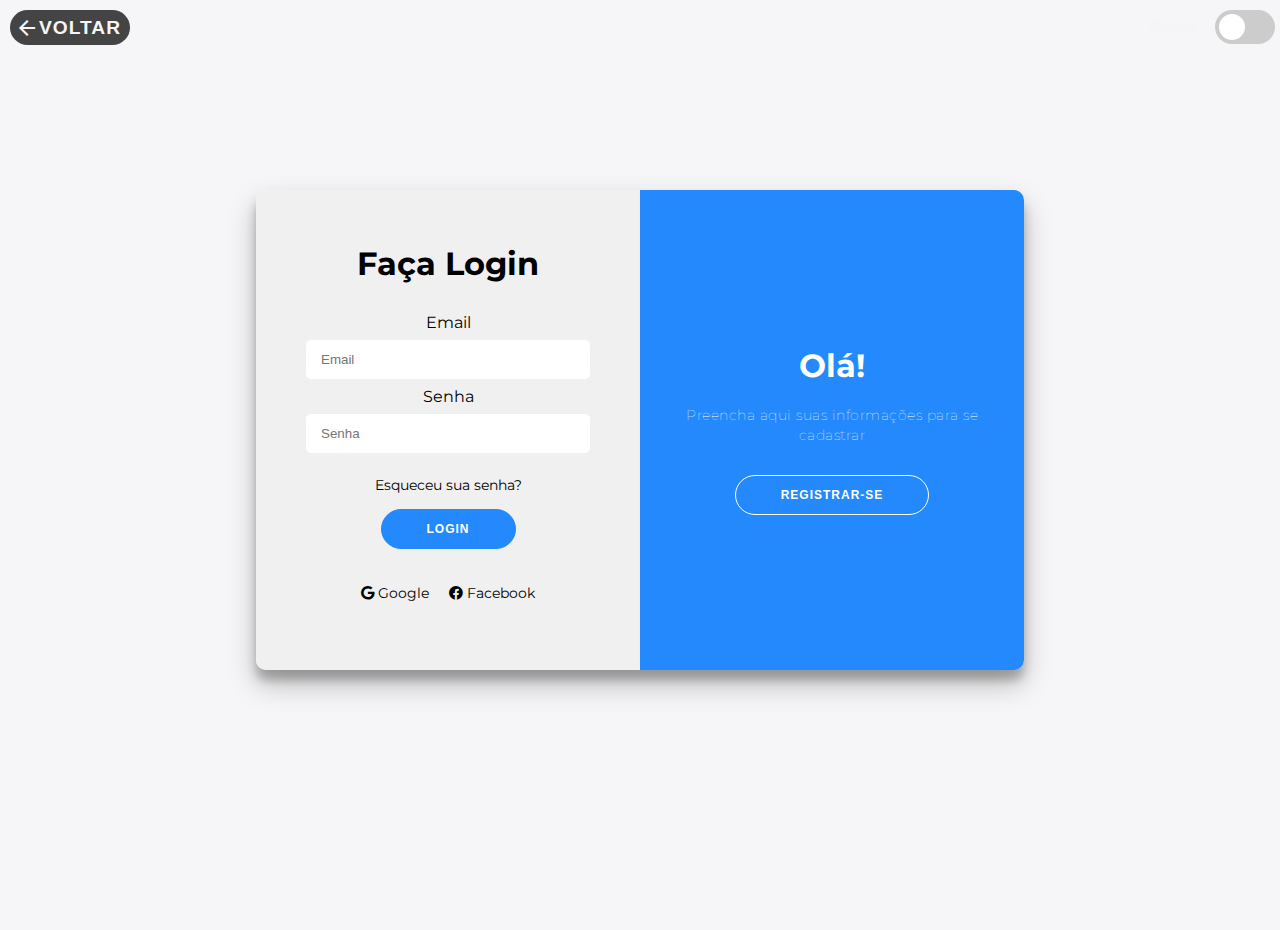
<file: docs/login.html>
<!DOCTYPE html>
<html lang="pt-BR">
<head>
    <meta charset="UTF-8">
    <meta name="viewport" content="width=device-width, initial-scale=1.0">
    <link rel="stylesheet" href="css/login.css">
    <link rel="stylesheet" href="css/darkmode.css">
    <link href="https://fonts.googleapis.com/icon?family=Material+Icons" rel="stylesheet">
    <link rel="stylesheet" href="https://cdnjs.cloudflare.com/ajax/libs/font-awesome/5.15.4/css/all.min.css">
    <link rel="shortcut icon" href="https://cdn-icons-png.flaticon.com/128/685/685352.png" type="image/x-icon">
    <title>Login</title>
</head>
<body> 
    <button id="button-back" onclick="history.back()">
        <span class="material-icons">arrow_back</span>
        Voltar
    </button>

    <section class="toggle-container" style="position: absolute; top: 10px; right: 5px;">
        <span id="toggle-text">Claro</span>
        <label class="switch">
            <input type="checkbox" id="mode-toggle">
            <span class="slider"></span>
        </label>
    </section>

    <main class="container" id="container">
        <!-- REGISTRO -->
        <section class="form-container sign-up-container">
            <form>
                <h1 style="margin-bottom: 30px; font-size: 2em;">Faça seu Registro</h1>
                <input type="text" id="nome" placeholder="Nome" required/>
                <input type="email" id="mail" placeholder="Email" required/>
                <input type="password" id="senha" placeholder="Senha" required/>
                <article class="social-icons">
                    <a href="#"><aside class="go"><i class="fab fa-google"></i>  Google</aside></a>
                    <a href="#"><aside class="fb"><i class="fab fa-facebook"></i>  Facebook</aside></a>
                </article>
                <button type="submit" onclick="register(event)">Registrar</button>
            </form>
        </section>

        <!-- LOGIN -->
        <section class="form-container sign-in-container">
            <form>
                <h1 style="margin-bottom: 30px; font-size: 2em;">Faça Login</h1>
                <label for="password">Email</label>
                <input type="email" id="em" placeholder="Email" required/>
                <label for="password">Senha</label>
                <input type="password" id="pass" placeholder="Senha" required/>
                <a href="#">Esqueceu sua senha?</a>
                <button type="submit" id="loginBtn" onclick="login(event)">Login</button>
                <article class="social-icons">
                    <a href="#"><aside class="go"><i class="fab fa-google"></i>  Google</aside></a>
                    <a href="#"><aside class="fb"><i class="fab fa-facebook"></i>  Facebook</aside></a>
                </article>
            </form>
        </section>

        <section class="overlay-container">
            <article class="overlay">
                <article class="overlay-panel overlay-left">
                    <h1 style="font-size: 2em;">Bem vindo de volta!</h1>
                    <p>Digite seus dados para logar</p>
                    <button class="ghost" id="signIn">Logar</button>
                </article>
                <article class="overlay-panel overlay-right">
                    <h1 style="font-size: 2em;">Olá!</h1>
                    <p>Preencha aqui suas informações para se cadastrar</p>
                    <button class="ghost" id="signUp">Registrar-se</button>
                </article>
            </article>
        </section>
    </main>

   
</body> 

<script src="JS/darkmode.js"></script>
<script src="JS/login.js"></script>

</html>
</file>
<file: docs/css/login.css>
@import url('https://fonts.googleapis.com/css?family=Montserrat:400,800');

* {
	box-sizing: border-box;
}

body {
	background: #f6f5f7;
	display: flex;
	justify-content: center;
	align-items: center;
	flex-direction: column;
	font-family: 'Montserrat', sans-serif;
	height: 100vh;
	margin: -20px 0 50px;
}
form label{
    display: block;
    
}
h1 {
	font-weight: bold;
	margin: 0;
}

h2 {
	text-align: center;
}

p {
	font-size: 14px;
	font-weight: 100;
	line-height: 20px;
	letter-spacing: 0.5px;
	margin: 20px 0 30px;
}

span {
	font-size: 12px;
}

a {
	color: black;
	font-size: 14px;
	text-decoration: none;
	margin: 15px 0;
}
.social-icons {
    display: flex;
    justify-content: center;
    margin-top: 20px;
    justify-content: center;
    gap: 20px;
}

.social-icons a {
    text-decoration: none;
}

.social-icons a:visited, .forgot-password a:visited {
    color: inherit;
}

.dark-mode a {
	color: white;
}

button {
	border-radius: 20px;
	border: 1px solid rgb(35, 137, 253);
	background-color: rgb(35, 137, 253);
	color: #FFFFFF;
	font-size: 12px;
	font-weight: bold;
	padding: 12px 45px;
	letter-spacing: 1px;
	text-transform: uppercase;
	transition: transform 80ms ease-in;
}

button:hover {
    filter: brightness(90%);
    scale: calc(1.01);
    transition: 0.2s;
}
button:active {
	transform: scale(0.95);
}

button:focus {
	outline: none;
}

button.ghost {
	background-color: transparent;
	border-color: #FFFFFF;
}

form {
	background-color: #F0F0F0;
	display: flex;
	align-items: center;
	justify-content: center;
	flex-direction: column;
	padding: 0 50px;
	height: 100%;
	text-align: center;
}

.dark-mode form {
	background-color: #333;
}

input {
	border-radius: 5px;
    background-color: #FFFFFF;
    color: black;
	border: none;
	padding: 12px 15px;
	margin: 8px 0;
	width: 100%;
}

.container {
	background-color: white;
	border-radius: 10px;
  	box-shadow: 0 14px 28px rgba(0,0,0,0.25), 0 10px 10px rgba(0,0,0,0.22);
	position: relative;
	overflow: hidden;
	width: 768px;
	max-width: 100%;
	min-height: 480px;
}

.form-container {
	position: absolute;
	top: 0;
	height: 100%;
	transition: all 0.6s ease-in-out;
}

.sign-in-container {
	left: 0;
	width: 50%;
	z-index: 2;
}

.container.right-panel-active .sign-in-container {
	transform: translateX(100%);
}

.sign-up-container {
	left: 0;
	width: 50%;
	opacity: 0;
	z-index: 1;
}

.container.right-panel-active .sign-up-container {
	transform: translateX(100%);
	opacity: 1;
	z-index: 5;
	animation: show 0.6s;
}

@keyframes show {
	0%, 49.99% {
		opacity: 0;
		z-index: 1;
	}
	
	50%, 100% {
		opacity: 1;
		z-index: 5;
	}
}

.overlay-container {
	position: absolute;
	top: 0;
	left: 50%;
	width: 50%;
	height: 100%;
	overflow: hidden;
	transition: transform 0.6s ease-in-out;
	z-index: 100;
}

.container.right-panel-active .overlay-container{
	transform: translateX(-100%);
}

.overlay {
	background: #2389fd;
	background: -webkit-linear-gradient(#2389fd);
	background: linear-gradient(#2389fd);
	background-repeat: no-repeat;
	background-size: cover;
	background-position: 0 0;
	color: #FFFFFF;
	position: relative;
	left: -100%;
	height: 100%;
	width: 200%;
  	transform: translateX(0);
	transition: transform 0.6s ease-in-out;
}

.container.right-panel-active .overlay {
  	transform: translateX(50%);
}

.overlay-panel {
	position: absolute;
	display: flex;
	align-items: center;
	justify-content: center;
	flex-direction: column;
	padding: 0 40px;
	text-align: center;
	top: 0;
	height: 100%;
	width: 50%;
	transform: translateX(0);
	transition: transform 0.6s ease-in-out;
}

.overlay-left {
	transform: translateX(-20%);
}

.container.right-panel-active .overlay-left {
	transform: translateX(0);
}

.overlay-right {
	right: 0;
	transform: translateX(0);
}

.container.right-panel-active .overlay-right {
	transform: translateX(20%);
}

#button-back{
    position: absolute;
    top: 10px;
    left: 10px;
    display: flex;
    align-items: center;
    background-color: #444;
    color: white;
    border: black;
    border-radius: 60px;
    font-size: 1.2em;
    font-weight: bold;
    color: #f5f5f5;
    width: 120px;
    margin: 0;
    height: 35px;
}

#button-back span{
    margin-left: -40px;
}

#button-back:hover{
    cursor: pointer;
    filter: brightness(1);
}

.dark-mode .container {
    background-color: #333;
}

.dark-mode #button-back {
    background-color: #E0E0E0;
    color: #222222;
}

.dark-mode input {
    border-radius: 5px;
    background-color: #444;
    color: white;
	border: none;
	padding: 12px 15px;
	margin: 8px 0;
	width: 100%;
}
</file>
<file: docs/css/darkmode.css>
/* Estilo do toggle */
.toggle-container {
    
    display: flex;
    align-items: center;
    gap: 15px;
}

#toggle-text {
    font-size: 1em;
    font-weight: bold;
    color: #f5f5f5;
    width: 50px;
}

.switch {
    position: relative;
    display: inline-block;
    width: 60px;
    height: 34px;
}

.switch input {
    opacity: 0;
    width: 0;
    height: 0;
}

.slider {
    position: absolute;
    cursor: pointer;
    top: 0;
    left: 0;
    right: 0;
    bottom: 0;
    background-color: #ccc;
    transition: .4s;
    border-radius: 34px;
}

.slider:before {
    position: absolute;
    content: "";
    height: 26px;
    width: 26px;
    left: 4px;
    bottom: 4px;
    background-color: white;
    transition: .4s;
    border-radius: 50%;
}

input:checked + .slider {
    background-color: #444;
}

input:checked + .slider:before {
    transform: translateX(26px);
}

/* Modo Escuro */
.dark-mode {
    background-color: #222222;
    color: #f5f5f5;
}

.dark-mode .categoria, .dark-mode .card, .dark-mode #lasanha-container {
    background-color: #333;
}

.dark-mode .profile-card {
    background-color: #2e2e2e;
    box-shadow: 0px 4px 12px rgba(0, 0, 0, 0.5);
}

.dark-mode .profile-card p {
    color: #f5f5f5; /* cor branca no modo escuro */
}

.dark-mode .links a {
    background-color: #222222;
    color: #f5f5f5;
}

.dark-mode .icon-container {
    background-color: #ffffff; /* branco no modo escuro */
}

.dark-mode .icon-container img {
    filter: invert(0); /* preto no modo escuro */
}

.dark-mode #toggle-text {
    color: #f5f5f5;
}

.dark-mode .links a:hover {
    background-color: #333333; 
}
</file>
